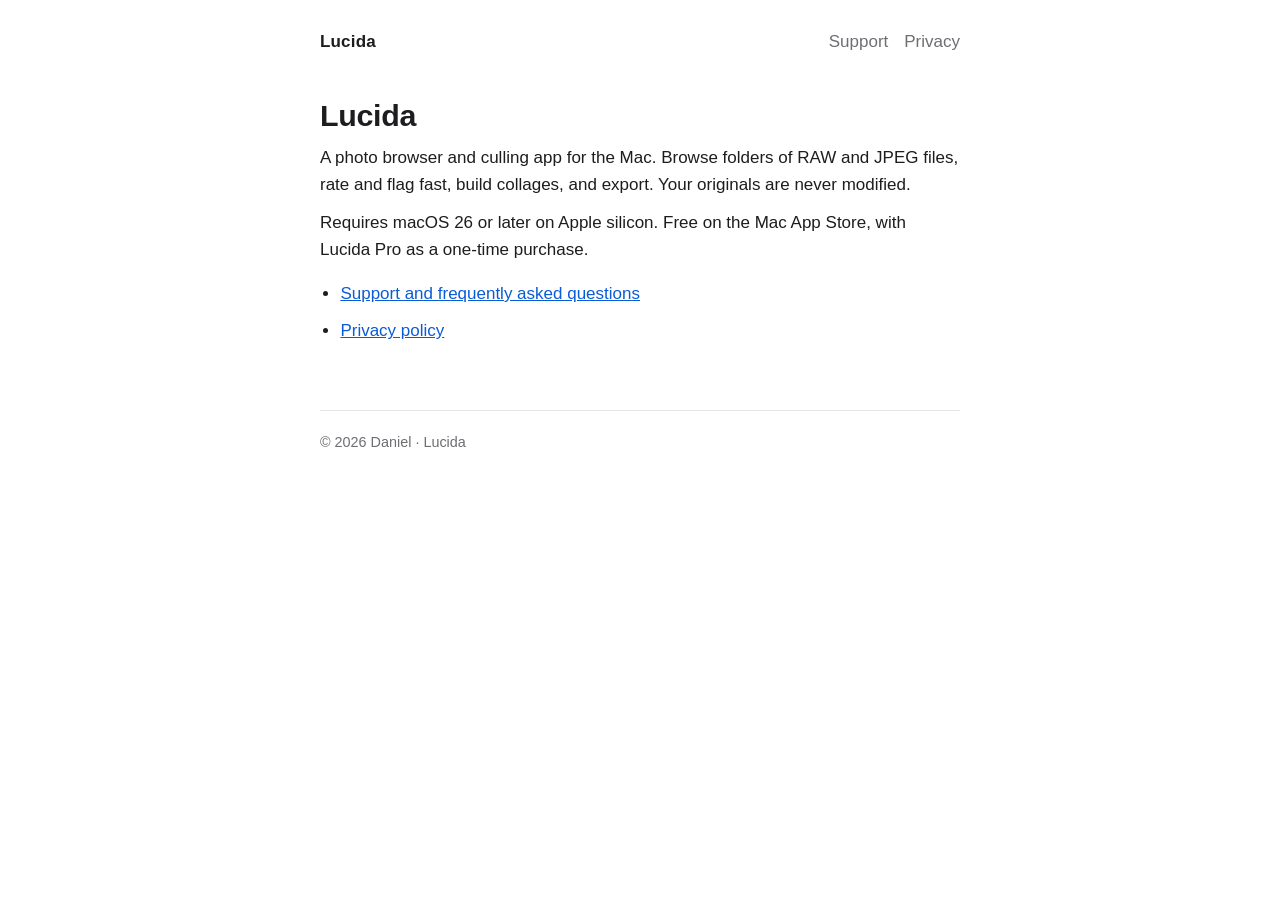
<file: index.html>
<!doctype html>
<html lang="en">
<head>
<meta charset="utf-8">
<meta name="viewport" content="width=device-width, initial-scale=1">
<title>Lucida</title>
<meta name="description" content="Lucida is a photo browser and culling app for the Mac. Originals stay untouched.">
<link rel="stylesheet" href="style.css">
</head>
<body>
<header>
  <a class="brand" href="./">Lucida</a>
  <nav><a href="support">Support</a><a href="privacy">Privacy</a></nav>
</header>
<main>
  <h1>Lucida</h1>
  <p>A photo browser and culling app for the Mac. Browse folders of RAW and JPEG files, rate and flag fast, build collages, and export. Your originals are never modified.</p>
  <p>Requires macOS 26 or later on Apple silicon. Free on the Mac App Store, with Lucida Pro as a one-time purchase.</p>
  <ul>
    <li><a href="support">Support and frequently asked questions</a></li>
    <li><a href="privacy">Privacy policy</a></li>
  </ul>
</main>
<footer>© 2026 Daniel · Lucida</footer>
</body>
</html>
</file>
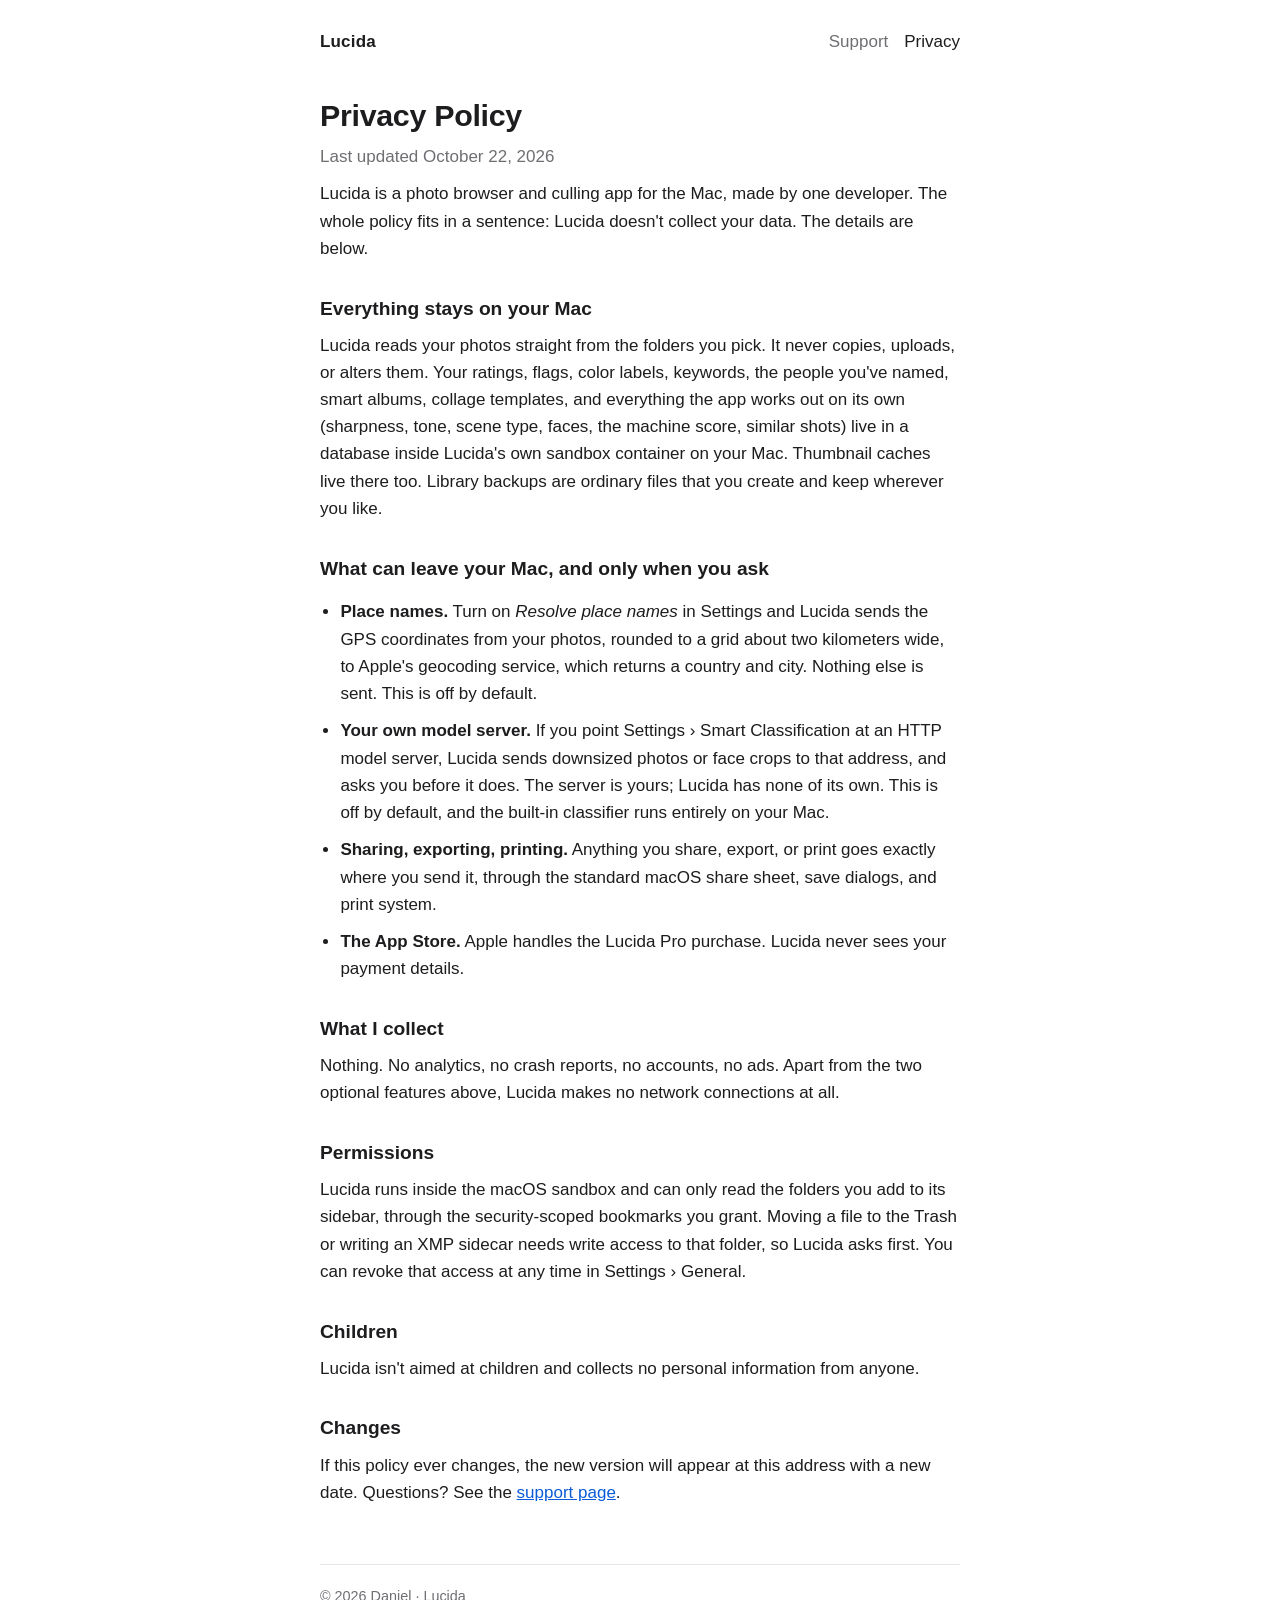
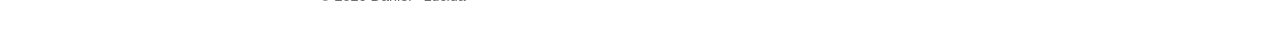
<file: privacy.html>
<!doctype html>
<html lang="en">
<head>
<meta charset="utf-8">
<meta name="viewport" content="width=device-width, initial-scale=1">
<title>Lucida Privacy Policy</title>
<meta name="description" content="Lucida doesn't collect your data. What stays on your Mac, what can leave it only when you ask, and what the developer collects: nothing.">
<link rel="stylesheet" href="style.css">
</head>
<body>
<header>
  <a class="brand" href="./">Lucida</a>
  <nav><a href="support">Support</a><a href="privacy" aria-current="page">Privacy</a></nav>
</header>
<main>
  <h1>Privacy Policy</h1>
  <p class="date">Last updated October 22, 2026</p>

  <p>Lucida is a photo browser and culling app for the Mac, made by one developer. The whole policy fits in a sentence: Lucida doesn't collect your data. The details are below.</p>

  <h2>Everything stays on your Mac</h2>
  <p>Lucida reads your photos straight from the folders you pick. It never copies, uploads, or alters them. Your ratings, flags, color labels, keywords, the people you've named, smart albums, collage templates, and everything the app works out on its own (sharpness, tone, scene type, faces, the machine score, similar shots) live in a database inside Lucida's own sandbox container on your Mac. Thumbnail caches live there too. Library backups are ordinary files that you create and keep wherever you like.</p>

  <h2>What can leave your Mac, and only when you ask</h2>
  <ul>
    <li><strong>Place names.</strong> Turn on <em>Resolve place names</em> in Settings and Lucida sends the GPS coordinates from your photos, rounded to a grid about two kilometers wide, to Apple's geocoding service, which returns a country and city. Nothing else is sent. This is off by default.</li>
    <li><strong>Your own model server.</strong> If you point Settings › Smart Classification at an HTTP model server, Lucida sends downsized photos or face crops to that address, and asks you before it does. The server is yours; Lucida has none of its own. This is off by default, and the built-in classifier runs entirely on your Mac.</li>
    <li><strong>Sharing, exporting, printing.</strong> Anything you share, export, or print goes exactly where you send it, through the standard macOS share sheet, save dialogs, and print system.</li>
    <li><strong>The App Store.</strong> Apple handles the Lucida Pro purchase. Lucida never sees your payment details.</li>
  </ul>

  <h2>What I collect</h2>
  <p>Nothing. No analytics, no crash reports, no accounts, no ads. Apart from the two optional features above, Lucida makes no network connections at all.</p>

  <h2>Permissions</h2>
  <p>Lucida runs inside the macOS sandbox and can only read the folders you add to its sidebar, through the security-scoped bookmarks you grant. Moving a file to the Trash or writing an XMP sidecar needs write access to that folder, so Lucida asks first. You can revoke that access at any time in Settings › General.</p>

  <h2>Children</h2>
  <p>Lucida isn't aimed at children and collects no personal information from anyone.</p>

  <h2>Changes</h2>
  <p>If this policy ever changes, the new version will appear at this address with a new date. Questions? See the <a href="support">support page</a>.</p>
</main>
<footer>© 2026 Daniel · Lucida</footer>
</body>
</html>
</file>
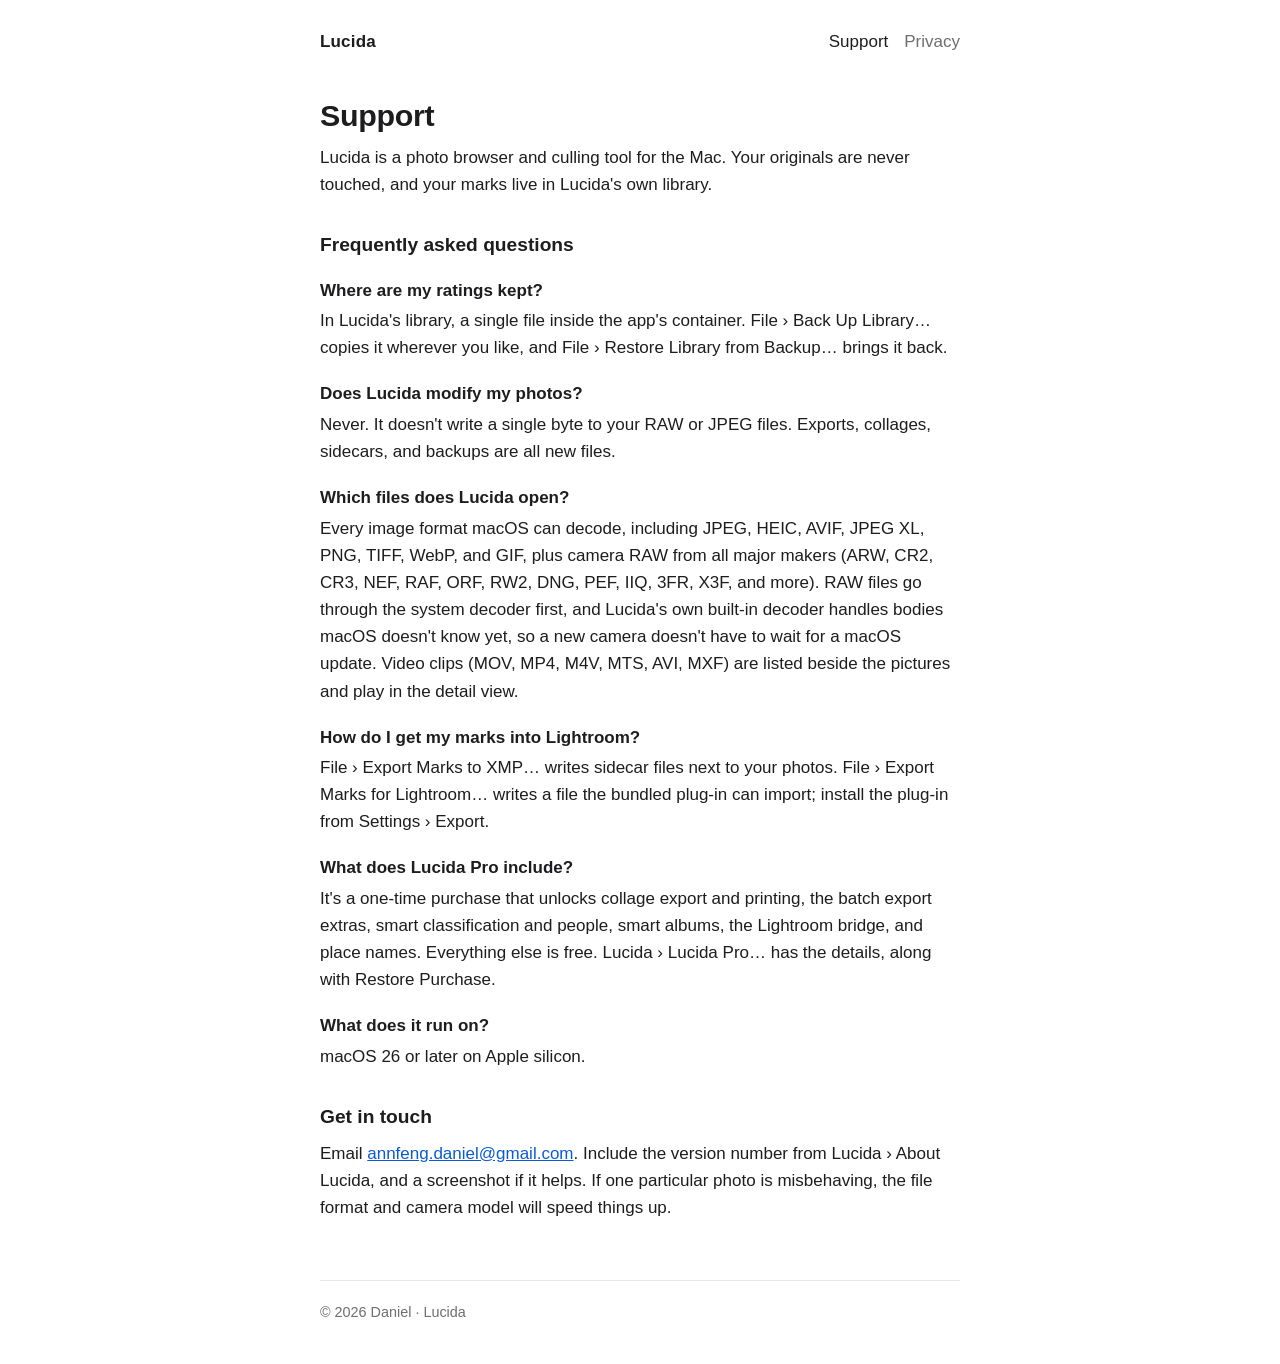
<file: support.html>
<!doctype html>
<html lang="en">
<head>
<meta charset="utf-8">
<meta name="viewport" content="width=device-width, initial-scale=1">
<title>Lucida Support</title>
<meta name="description" content="Help and frequently asked questions for Lucida, the photo browser and culling app for the Mac.">
<link rel="stylesheet" href="style.css">
</head>
<body>
<header>
  <a class="brand" href="./">Lucida</a>
  <nav><a href="support" aria-current="page">Support</a><a href="privacy">Privacy</a></nav>
</header>
<main>
  <h1>Support</h1>
  <p>Lucida is a photo browser and culling tool for the Mac. Your originals are never touched, and your marks live in Lucida's own library.</p>

  <h2>Frequently asked questions</h2>
  <dl>
    <dt>Where are my ratings kept?</dt>
    <dd>In Lucida's library, a single file inside the app's container. File › Back Up Library… copies it wherever you like, and File › Restore Library from Backup… brings it back.</dd>

    <dt>Does Lucida modify my photos?</dt>
    <dd>Never. It doesn't write a single byte to your RAW or JPEG files. Exports, collages, sidecars, and backups are all new files.</dd>

    <dt>Which files does Lucida open?</dt>
    <dd>Every image format macOS can decode, including JPEG, HEIC, AVIF, JPEG XL, PNG, TIFF, WebP, and GIF, plus camera RAW from all major makers (ARW, CR2, CR3, NEF, RAF, ORF, RW2, DNG, PEF, IIQ, 3FR, X3F, and more). RAW files go through the system decoder first, and Lucida's own built-in decoder handles bodies macOS doesn't know yet, so a new camera doesn't have to wait for a macOS update. Video clips (MOV, MP4, M4V, MTS, AVI, MXF) are listed beside the pictures and play in the detail view.</dd>

    <dt>How do I get my marks into Lightroom?</dt>
    <dd>File › Export Marks to XMP… writes sidecar files next to your photos. File › Export Marks for Lightroom… writes a file the bundled plug-in can import; install the plug-in from Settings › Export.</dd>

    <dt>What does Lucida Pro include?</dt>
    <dd>It's a one-time purchase that unlocks collage export and printing, the batch export extras, smart classification and people, smart albums, the Lightroom bridge, and place names. Everything else is free. Lucida › Lucida Pro… has the details, along with Restore Purchase.</dd>

    <dt>What does it run on?</dt>
    <dd>macOS 26 or later on Apple silicon.</dd>
  </dl>

  <h2>Get in touch</h2>
  <p>Email <a href="mailto:annfeng.daniel@gmail.com">annfeng.daniel@gmail.com</a>. Include the version number from Lucida › About Lucida, and a screenshot if it helps. If one particular photo is misbehaving, the file format and camera model will speed things up.</p>

</main>
<footer>© 2026 Daniel · Lucida</footer>
</body>
</html>
</file>
<file: style.css>
:root {
  color-scheme: light dark;
  --bg: #ffffff;
  --fg: #1d1d1f;
  --muted: #6e6e73;
  --rule: #e5e5ea;
  --link: #0a5bd8;
}
@media (prefers-color-scheme: dark) {
  :root { --bg: #111113; --fg: #f2f2f4; --muted: #9a9aa2; --rule: #2a2a2e; --link: #6ea8ff; }
}
* { box-sizing: border-box; }
html { background: var(--bg); color: var(--fg); -webkit-text-size-adjust: 100%; }
body {
  margin: 0;
  padding: 0 16px;
  font: 17px/1.6 -apple-system, BlinkMacSystemFont, "SF Pro Text", "Helvetica Neue", Helvetica, Arial, sans-serif;
}
main, header, footer { max-width: 40rem; margin: 0 auto; }
header { padding: 28px 0 8px; display: flex; align-items: baseline; justify-content: space-between; gap: 16px; flex-wrap: wrap; }
header .brand { font-weight: 600; letter-spacing: 0.01em; text-decoration: none; color: var(--fg); }
header nav a { color: var(--muted); text-decoration: none; margin-left: 16px; }
header nav a[aria-current] { color: var(--fg); }
main { padding: 16px 0 48px; }
h1 { font-size: 1.9rem; line-height: 1.2; letter-spacing: -0.01em; margin: 0.6em 0 0.3em; }
h2 { font-size: 1.2rem; line-height: 1.3; margin: 1.8em 0 0.5em; }
p, li { margin: 0.6em 0; }
ul { padding-left: 1.2em; }
a { color: var(--link); }
.date { color: var(--muted); margin-top: 0; }
dl dt { font-weight: 600; margin-top: 1.1em; }
dl dd { margin: 0.2em 0 0; }
footer { border-top: 1px solid var(--rule); padding: 20px 0 40px; color: var(--muted); font-size: 0.9rem; }
footer a { color: var(--muted); }
</file>
